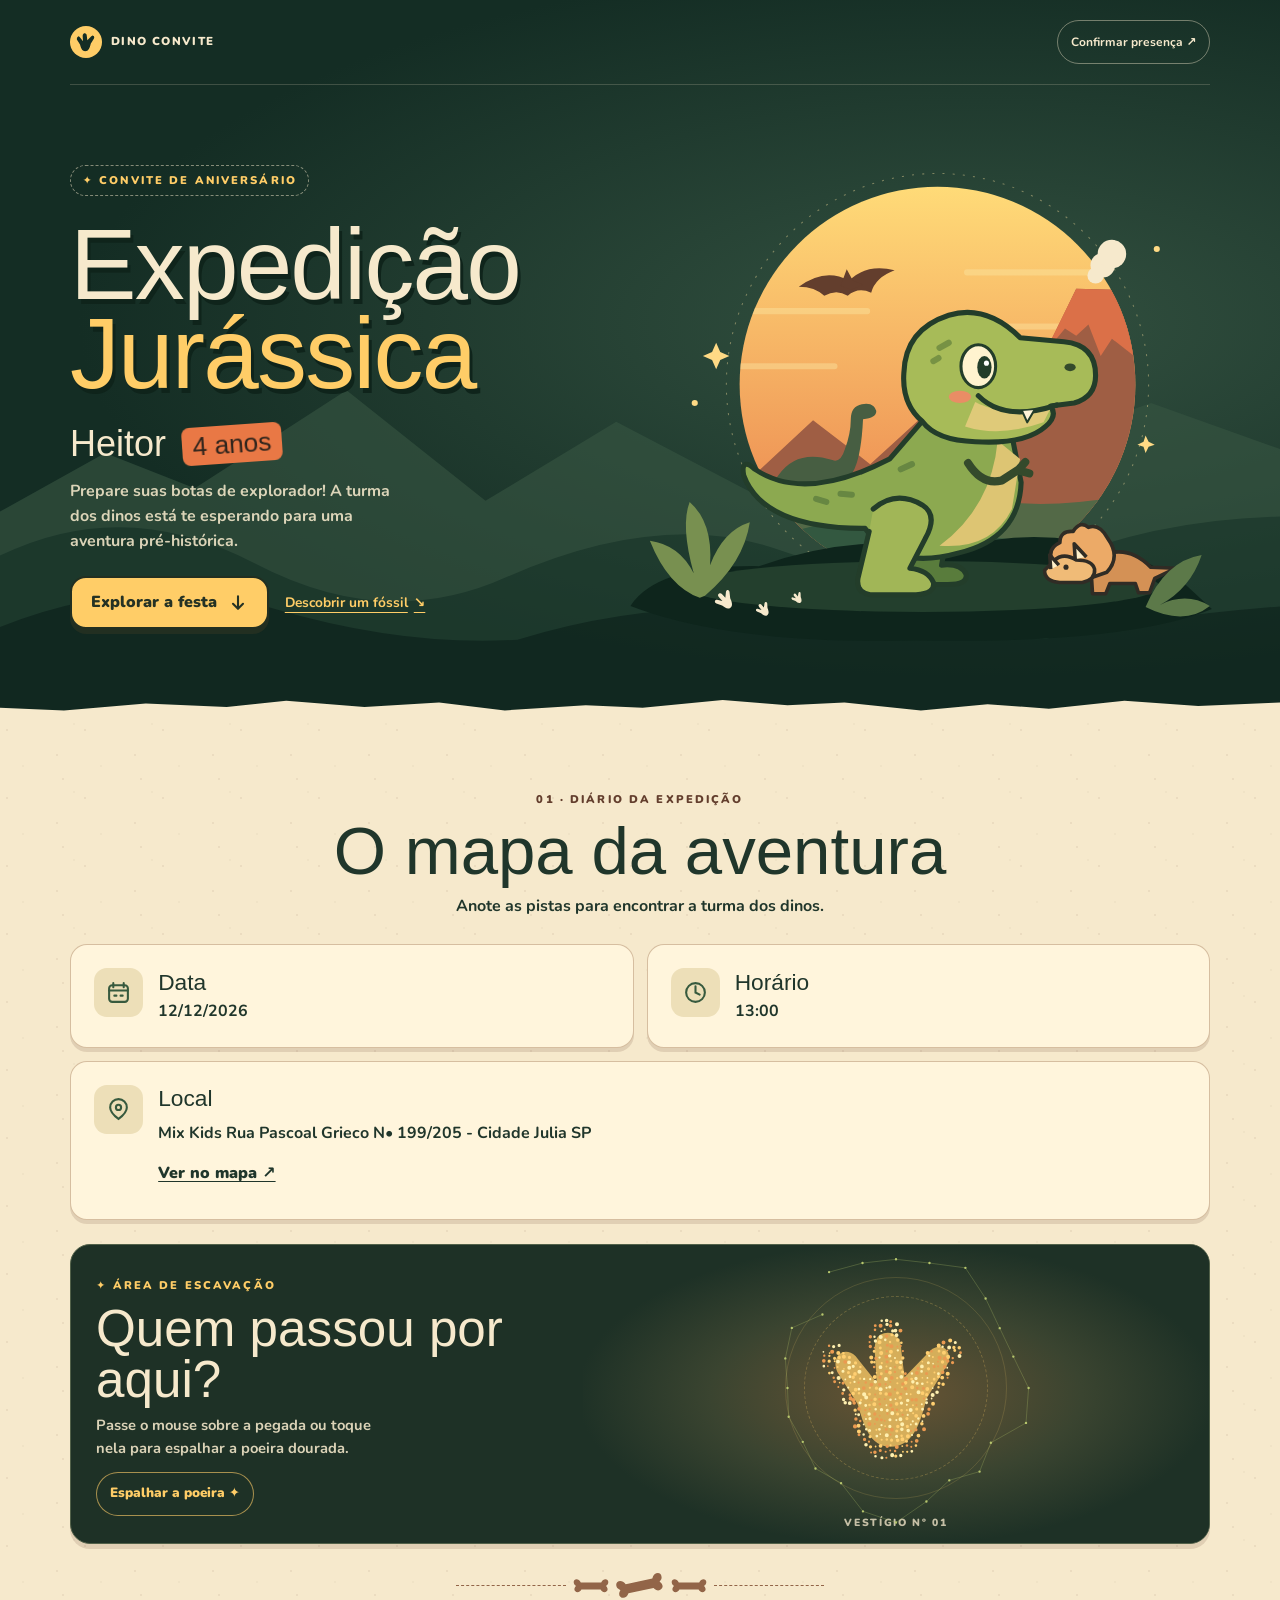
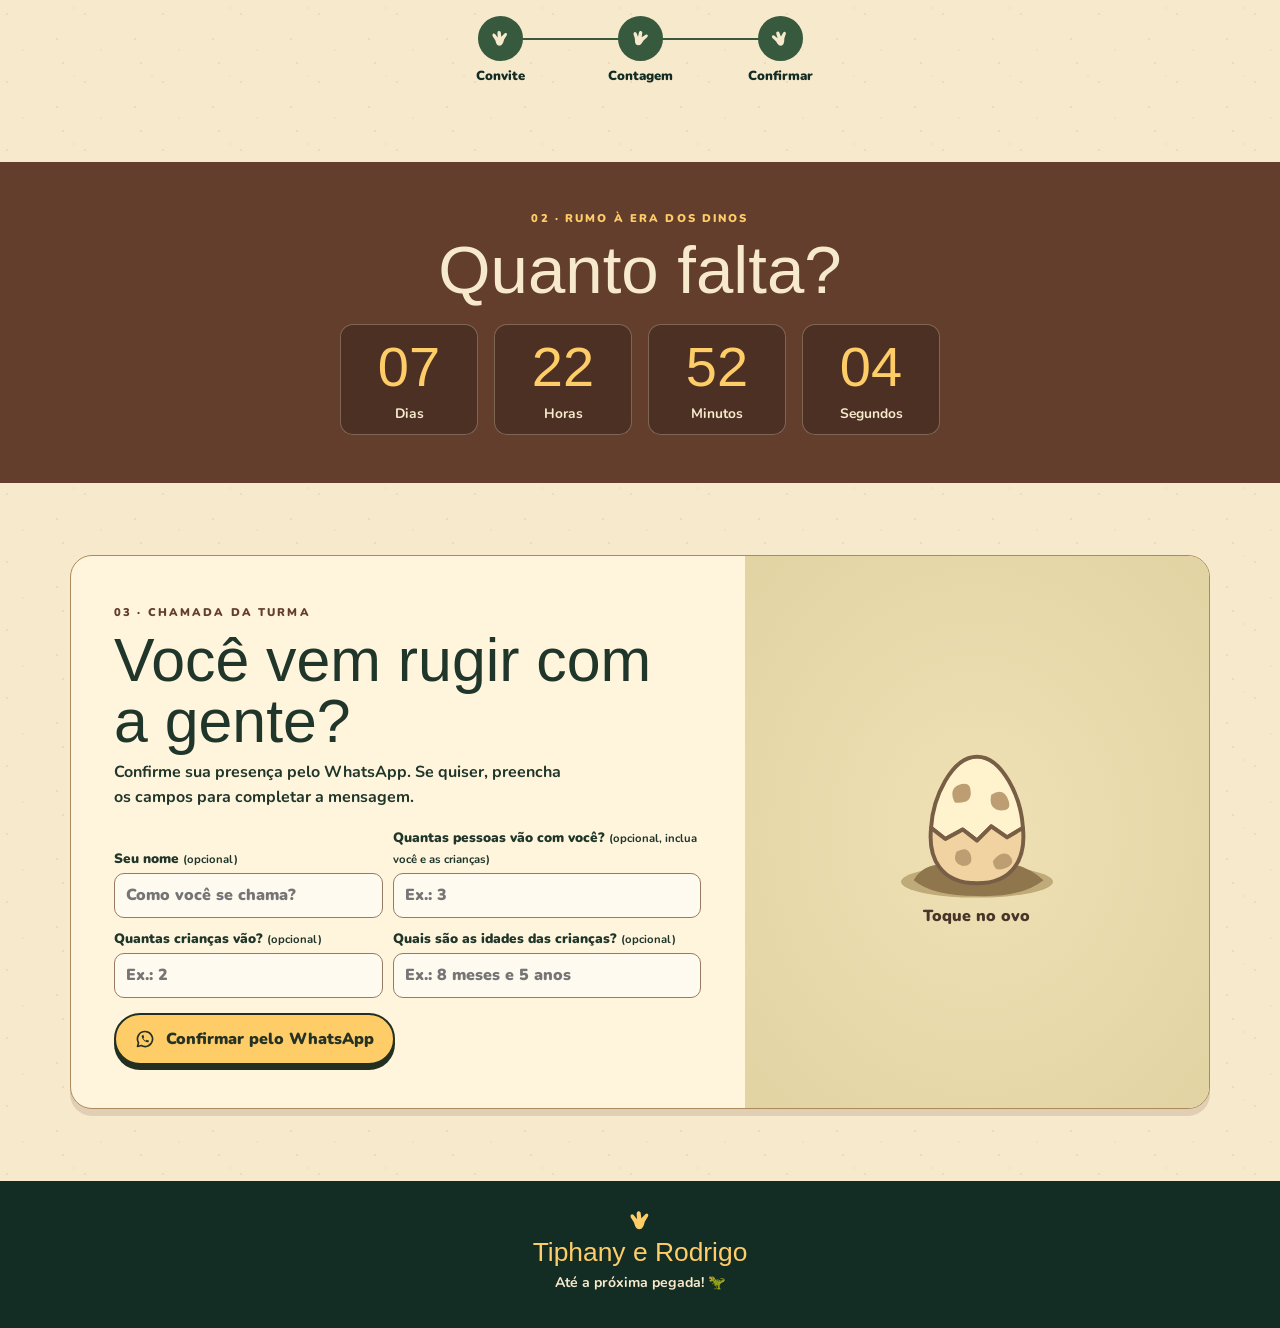
<file: index.html>
<!doctype html>
<html lang="pt-BR">
<head>
  <meta charset="utf-8">
  <meta name="viewport" content="width=device-width, initial-scale=1">
  <meta name="theme-color" content="#142d24">
  <meta name="description" content="Uma expedição jurássica para celebrar um aniversário cheio de aventuras.">
  <title>Expedição Jurássica • Convite de aniversário</title>

  <link rel="preconnect" href="https://fonts.googleapis.com">
  <link rel="preconnect" href="https://fonts.gstatic.com" crossorigin>
  <link href="https://fonts.googleapis.com/css2?family=Chewy&family=Nunito:wght@400;600;700;800;900&display=swap" rel="stylesheet">
  <link rel="stylesheet" href="./style.css">
  <script src="./script.js" defer></script>
</head>
<body>
  <!-- Símbolos SVG locais para ícones, pegadas e fósseis -->
  <svg width="0" height="0" aria-hidden="true" class="simbolos-svg">
    <defs>
      <symbol id="pata" viewBox="0 0 24 24"><path fill="currentColor" d="M9 2c2-1 4 0 4 3l.6 5 4.8-5c2.4-2 4.6.5 3 3l-3.7 6C16.5 19 15 23 11 23s-5-4-6.2-8L1 9c-1.3-3 1.3-5 3.4-3l4 5L8 5c0-1.5.3-2.5 1-3Z"/></symbol>
      <symbol id="osso" viewBox="0 0 60 26"><path fill="currentColor" d="M13 7C9-2-2 1 2 10l3 3C-3 21 9 28 14 19h32c5 9 17 2 9-6l3-3c4-9-7-12-11-3Z"/></symbol>
      <symbol id="seta" viewBox="0 0 24 24"><path d="M12 4v15m-6-6 6 6 6-6" fill="none" stroke="currentColor" stroke-width="2.5" stroke-linecap="round" stroke-linejoin="round"/></symbol>
      <symbol id="calendario" viewBox="0 0 24 24"><g fill="none" stroke="currentColor" stroke-width="2" stroke-linecap="round"><rect x="3" y="5" width="18" height="16" rx="3"/><path d="M7 3v4m10-4v4M3 10h18m-13 5h2m4 0h2"/></g></symbol>
      <symbol id="hora" viewBox="0 0 24 24"><g fill="none" stroke="currentColor" stroke-width="2" stroke-linecap="round"><circle cx="12" cy="12" r="9"/><path d="M12 6v6l4 2"/></g></symbol>
      <symbol id="pin" viewBox="0 0 24 24"><g fill="none" stroke="currentColor" stroke-width="2"><path d="M20 10c0 5-8 11-8 11S4 15 4 10a8 8 0 0 1 16 0Z"/><circle cx="12" cy="10" r="2.5"/></g></symbol>
      <symbol id="chat" viewBox="0 0 24 24"><path d="M12 3a9 9 0 0 0-7.8 13.5L3 21l4.6-1.2A9 9 0 1 0 12 3Z" fill="none" stroke="currentColor" stroke-width="2" stroke-linejoin="round"/><path d="M8 8c0 4 4 8 8 8l1-2-3-1-1 1c-1.5-.6-2.4-1.5-3-3l1-1-1-3Z" fill="currentColor"/></symbol>
    </defs>
  </svg>

  <header class="capa" id="inicio">
    <svg class="paisagem" viewBox="0 0 1400 500" preserveAspectRatio="none" aria-hidden="true">
      <path d="M0 288 115 228l98 36 166-100 152 113 143-81 151 74 129-138 162 92 143-47 141 47v277H0Z" fill="#365441"/>
      <path d="M0 333q136-62 279 8t275 14q172-71 301-27t291 14q116-46 254-49v207H0Z" fill="#213e30"/>
      <path d="M0 406q157-58 299-19t267 32q166-47 311-24t267 23q110-22 256-33v115H0Z" fill="#10261e"/>
    </svg>
    <nav class="topo wrap" aria-label="Navegação do convite">
      <a class="marca" href="#inicio"><svg class="icone" aria-hidden="true"><use href="#pata"/></svg> DINO CONVITE</a>
      <a class="atalho" href="#confirmacao">Confirmar presença ↗</a>
    </nav>
    <div class="hero wrap">
      <div class="chamada">
        <span class="selo rotulo">✦ Convite de aniversário</span>
        <h1>Expedição <span>Jurássica</span></h1>
        <div class="aniversario"><span data-festa="nome">[NOME]</span> <span class="idade"><span data-festa="idade">[IDADE]</span> anos</span></div>
        <p>Prepare suas botas de explorador! A turma dos dinos está te esperando para uma aventura pré-histórica.</p>
        <div class="chamada-acoes">
          <a class="botao" href="#detalhes">Explorar a festa <svg class="icone" aria-hidden="true"><use href="#seta"/></svg></a>
          <a class="atalho-fossil" href="#escavacao">Descobrir um fóssil <span aria-hidden="true">↘</span></a>
        </div>
      </div>

      <div class="arte">
        <svg viewBox="0 0 610 500" role="img" aria-labelledby="titulo-cena">
          <title id="titulo-cena">Tiranossauro sorridente na selva, com um vulcão, um pterodáctilo, um brontossauro e um tricerátopo</title>
          <defs>
            <linearGradient id="por-do-sol" x2="0" y2="1" gradientUnits="objectBoundingBox">
              <stop stop-color="#ffdb78"/><stop offset="1" stop-color="#e97c4a"/>
            </linearGradient>
            <clipPath id="disco"><circle cx="325" cy="230" r="194"/></clipPath>
            <clipPath id="montagem-selva">
              <rect class="faixa-selva" x="-120" y="-100" width="850" height="210"/>
              <rect class="faixa-selva" x="-120" y="109" width="850" height="102"/>
              <rect class="faixa-selva" x="-120" y="210" width="850" height="102"/>
              <rect class="faixa-selva" x="-120" y="311" width="850" height="102"/>
              <rect class="faixa-selva" x="-120" y="412" width="850" height="210"/>
            </clipPath>
          </defs>
          <g clip-path="url(#montagem-selva)">
          <g class="cena-fundo">
            <circle cx="325" cy="230" r="207" fill="none" stroke="#ecd597" stroke-opacity=".45" stroke-dasharray="2 8"/>
            <circle cx="325" cy="230" r="194" fill="url(#por-do-sol)"/>
            <g clip-path="url(#disco)">
              <path d="M120 158h136m89 15h170m-397 39h106m130-92h181" stroke="#fbe4a1" stroke-width="6" stroke-linecap="round" opacity=".45"/>
              <path d="M116 346 203 265l56 43 100-91 49 28 53-109 38 1 87 197v95H116Z" fill="#9f5e44"/>
              <path d="m430 199 31-63 38 1 34 77-37-29-11 17-12-31-12 11-11-7Z" fill="#db7048"/>
              <path d="M120 380q98-72 208-45t223-7v116H120Z" fill="#536947"/>
              <path d="M144 340q17-7 25-21 18-26 53-15 8 3 12-10 6-16 6-30 0-14 13-15 10-1 12 7 0 7-13 8-2 42-12 55-4 6-12 9l1 19h-8l-5-16-19 2-4 15h-8v-17q-23 17-41 9Z" fill="#475e42"/>
              <path d="M110 409q100-66 221-38t214-9v81H110Z" fill="#335840"/>
            </g>
            <g class="fumaca" fill="#f6e9cc"><circle cx="480" cy="123" r="8"/><circle cx="487" cy="113" r="12"/><circle cx="496" cy="102" r="14"/></g>
            <g class="voador" fill="#633e2d">
              <path d="M189 134q26-19 49-6 18-17 45-10-19 7-23 22-13-6-23 3-11-7-23 0-9-9-25-9Z"/>
              <path d="m230 133 6-16 6 11 10 4-12 5Z"/>
            </g>
          </g>
          <path d="M24 447q26-40 126-39 96-34 188-17 126-35 230 35l26 24q-81 34-290 31Q123 485 24 447Z" fill="#0e251c"/>
          <ellipse cx="311" cy="428" rx="232" ry="25" fill="#233f2d"/>
          <g fill="#708954" class="pegadas">
            <use href="#pata" x="107" y="431" width="20" height="20" transform="rotate(-38 117 441)"/>
            <use href="#pata" x="147" y="443" width="15" height="15" transform="rotate(-35 154 450)"/>
            <use href="#pata" x="182" y="433" width="12" height="12" transform="rotate(-34 188 439)"/>
          </g>
          <!-- T-Rex desenhado em camadas, com cabeça articulada -->
          <g stroke="#233d2a" stroke-width="5" stroke-linecap="round" stroke-linejoin="round">
            <path d="M284 360q35-13 51 14l-6 33q19-2 24 9 2 10-18 10h-37q-14-3-11-17l6-22Z" fill="#597c3c"/>
            <path d="M278 303q-83 43-132 10-14-12-11 6 19 52 119 52 28 42 92 24 59-14 61-69l-17-87-61 5Z" fill="#8ca950"/>
            <path d="M384 285q-6 65-57 103 51 4 71-36l8-49Z" fill="#ddc573" stroke="none"/>
            <path d="M262 352q22-19 48-4 16 10 3 33l-15 29q18 2 23 14 2 11-17 12h-45q-14-2-12-16l11-46" fill="#a1b657"/>
            <path d="M355 307q14 22 33 17l17-11m-1 1 11 3m-11-3 7-8" fill="none" stroke="#344a2c" stroke-width="8"/>
            <g class="cabeca">
              <path d="M310 266q-20-17-18-47 1-43 44-57 37-11 70 22l43 4q31 3 31 33 0 21-21 27l-23 3q7 10-5 20-20 18-69 15-38-1-52-20Z" fill="#a7bb58"/>
              <path d="M352 271q34 11 77-4l8-16q-48 11-75-4" fill="#dfca79" stroke="none"/>
              <path d="M365 241q26 26 77 9" fill="none"/>
              <path d="m408 256 5 11 7-12" fill="#fff4d7" stroke-width="2"/>
              <ellipse cx="365" cy="212" rx="17" ry="21" fill="#fff3cf" stroke-width="3"/>
              <ellipse cx="371" cy="213" rx="7" ry="11" fill="#233d2a" stroke="none"/>
              <circle cx="373" cy="209" r="2.5" fill="white" stroke="none"/>
              <ellipse cx="455" cy="213" rx="5.5" ry="3.8" fill="#344a2c" stroke="none"/>
              <ellipse cx="347" cy="242" rx="11" ry="6" fill="#e98d65" stroke="none"/>
              <path d="M327 194l9-5m-15 18 5-3" stroke="#779244" stroke-width="6"/>
            </g>
            <path d="m230 337 11 1m-35 4 10 3m73-32 11-5" stroke="#678742" stroke-width="6"/>
          </g>
          <!-- Tricerátopo pequeno em primeiro plano -->
          <g stroke="#302c25" stroke-width="3.5" stroke-linejoin="round">
            <path d="M467 409q38-30 67 0l25 1-21 10-5 14h-11l-3-9h-25l-4 10h-13l-1-16Z" fill="#d49155"/>
            <path d="M491 414q14-15 1-33-8-15-19-11-8-7-15 4-13-1-13 11-12 5-8 17 5 21 28 21Z" fill="#ecaa67"/>
            <path d="M461 402q-13-8-22 1l-9 9q0 11 15 12h22q13-3 12-13-2-9-18-9Z" fill="#f0bb77"/>
            <path d="m460 401-1-15 12 13m-27 8-9-10 1 14" fill="#fff0ca"/>
            <circle cx="451" cy="409" r="2.5" fill="#302c25" stroke="none"/>
          </g>
          <g class="folha" stroke-linejoin="round">
            <path d="M92 439q-31-11-49-56 29 4 43 32-13-47-4-70 23 20 20 62 13-34 39-42-6 40-44 72Z" fill="#789050"/>
            <path d="M529 448q19-45 55-51-11 33-41 49 26-13 49 1-25 20-63 1Z" fill="#5c7949"/>
          </g>
          <g fill="#ffda85"><path d="m108 189 4 9 9 4-9 4-4 9-4-9-9-4 9-4Z"/><path d="m529 280 3 6 6 3-6 2-3 6-2-6-6-2 6-3Z"/><circle cx="87" cy="248" r="3"/><circle cx="540" cy="97" r="3"/></g>
          </g>
        </svg>
      </div>
    </div>
    <svg class="solo" viewBox="0 0 1440 32" preserveAspectRatio="none" aria-hidden="true"><path fill="#f6e9cc" d="M0 18 72 21 164 13 255 17 322 10 410 17 494 12 568 21 659 15 723 18 813 9 886 15 950 12 1036 21 1111 14 1180 19 1265 10 1348 16 1440 12V32H0Z"/></svg>
  </header>

  <main>
    <section class="festa textura" id="detalhes" aria-labelledby="titulo-detalhes">
      <div class="wrap">
        <div class="secao-titulo revelar">
          <span class="rotulo">01 · Diário da expedição</span>
          <h2 id="titulo-detalhes">O mapa da aventura</h2>
          <p>Anote as pistas para encontrar a turma dos dinos.</p>
        </div>
        <div class="grade revelar">
          <article class="cartao">
            <div class="emblema"><svg class="icone" aria-hidden="true"><use href="#calendario"/></svg></div>
            <div><h3>Data</h3><p data-festa="data">[DIA/MÊS/ANO]</p></div>
          </article>
          <article class="cartao">
            <div class="emblema"><svg class="icone" aria-hidden="true"><use href="#hora"/></svg></div>
            <div><h3>Horário</h3><p data-festa="horario">[HORÁRIO]</p></div>
          </article>
          <article class="cartao cartao-local">
            <div class="emblema"><svg class="icone" aria-hidden="true"><use href="#pin"/></svg></div>
            <h3>Local</h3>
            <p data-festa="local">[NOME DO LOCAL + ENDEREÇO COMPLETO]</p>
            <a id="mapa" class="mapa" target="_blank" rel="noopener noreferrer" hidden>Ver no mapa ↗</a>
          </article>
        </div>
        <section class="escavacao" id="escavacao" aria-labelledby="titulo-escavacao">
          <div class="escavacao-texto">
            <span class="rotulo">✦ Área de escavação</span>
            <h3 id="titulo-escavacao">Quem passou por aqui?</h3>
            <p id="dica-escavacao">Uma pegada de dinossauro ficou marcada na rocha.</p>
            <button class="escavacao-botao" id="espalhar-poeira" type="button" hidden>
              Espalhar a poeira <span aria-hidden="true">✦</span>
            </button>
          </div>
          <div class="escavacao-palco" aria-hidden="true">
            <svg class="pegada-estatica" id="pegada-estatica" viewBox="0 0 24 24"><use href="#pata"/></svg>
            <canvas id="poeira-fossil" hidden></canvas>
            <span class="escavacao-legenda">VESTÍGIO Nº 01</span>
          </div>
        </section>
        <div class="fosseis" aria-hidden="true">
          <svg><use href="#osso"/></svg>
          <svg><use href="#osso"/></svg>
          <svg><use href="#osso"/></svg>
        </div>
        <nav class="trilha" aria-label="Trilha da expedição">
          <a href="#inicio"><span><svg class="icone" aria-hidden="true"><use href="#pata"/></svg></span>Convite</a>
          <a href="#contagem"><span><svg class="icone" aria-hidden="true"><use href="#pata"/></svg></span>Contagem</a>
          <a href="#confirmacao"><span><svg class="icone" aria-hidden="true"><use href="#pata"/></svg></span>Confirmar</a>
        </nav>
      </div>
    </section>

    <section class="contagem" id="contagem" aria-labelledby="titulo-contagem">
      <div class="wrap revelar">
        <div class="secao-titulo">
          <span class="rotulo">02 · Rumo à era dos dinos</span>
          <h2 id="titulo-contagem">Quanto falta?</h2>
        </div>
        <div class="relogio" role="timer" aria-live="off">
          <div class="tempo"><b id="dias">–</b><small>Dias</small></div>
          <div class="tempo"><b id="horas">–</b><small>Horas</small></div>
          <div class="tempo"><b id="minutos">–</b><small>Minutos</small></div>
          <div class="tempo"><b id="segundos">–</b><small>Segundos</small></div>
        </div>
        <p id="estado-relogio" role="status">A contagem começa quando a data e o horário estiverem definidos.</p>
      </div>
    </section>

    <section class="nota textura" id="nota" aria-labelledby="titulo-nota" hidden>
      <div class="wrap">
        <h2 id="titulo-nota">Recado dos exploradores</h2>
        <p data-festa="observacoes"></p>
      </div>
    </section>

    <section class="resposta textura" id="confirmacao" aria-labelledby="titulo-confirmacao">
      <div class="wrap convite revelar">
        <div class="formulario">
          <span class="rotulo">03 · Chamada da turma</span>
          <h2 id="titulo-confirmacao">Você vem rugir com a gente?</h2>
          <p>Confirme sua presença pelo WhatsApp. Se quiser, preencha os campos para completar a mensagem.</p>
          <form id="rsvp">
            <div class="campos">
              <label>Seu nome <small>(opcional)</small><input id="convidado" type="text" autocomplete="name" maxlength="80" placeholder="Como você se chama?"></label>
              <label>Quantas pessoas vão com você? <small>(opcional, inclua você e as crianças)</small><input id="pessoas" type="number" min="1" max="999" step="1" inputmode="numeric" placeholder="Ex.: 3"></label>
              <label>Quantas crianças vão? <small>(opcional)</small><input id="criancas" type="number" min="0" max="999" step="1" inputmode="numeric" placeholder="Ex.: 2"></label>
              <label>Quais são as idades das crianças? <small>(opcional)</small><input id="idades-criancas" type="text" maxlength="200" placeholder="Ex.: 8 meses e 5 anos"></label>
            </div>
            <button class="botao confirmar" type="submit">
              <svg class="icone" aria-hidden="true"><use href="#chat"/></svg> Confirmar pelo WhatsApp
            </button>
            <p id="retorno" role="status"></p>
          </form>
        </div>
        <div class="ninho">
          <button class="ovo" type="button" aria-expanded="false" aria-controls="filhote">
            <svg viewBox="0 0 120 106" aria-hidden="true">
              <ellipse cx="60" cy="92" rx="48" ry="10" fill="#bfaa79"/>
              <path d="M20 91q8-15 36-8 27-9 46 8-14 11-42 10-28 0-40-10Z" fill="#90764d"/>
              <g id="filhote" class="filhote" stroke="#344a32" stroke-width="2.5">
                <path d="M41 67q-13-13-5-29 7-13 24-13 17 0 23 15 16-1 19 10 3 14-20 16-9 16-23 16Z" fill="#98af55"/>
                <circle cx="65" cy="46" r="8" fill="#fff3cf"/>
                <circle cx="67" cy="47" r="3" fill="#344a32" stroke="none"/>
                <path d="M79 57q6 4 14 0" fill="none" stroke-linecap="round"/>
              </g>
              <path class="casca-cima" d="M31 58C32 39 44 13 60 13s28 26 29 45l-10 6-10-7-9 9-9-7-11 6Z" fill="#fff3ce" stroke="#795e46" stroke-width="2.5" stroke-linejoin="round"/>
              <path class="casca-cima" d="M46 42q-4-8 2-11 8-3 8 4 1 8-10 7Zm23-5q8-5 11 4 2 6-5 6-8-1-6-10Z" fill="#bd9e72"/>
              <path d="m31 58 9 7 11-6 9 7 9-9 10 7 10-6c2 19-6 35-29 35S29 77 31 58Z" fill="#f0d3a0" stroke="#795e46" stroke-width="2.5" stroke-linejoin="round"/>
              <path d="M47 73q7-4 9 2 2 7-5 7-7-2-4-9Zm23 6q5-7 10-4 5 5-1 8-8 4-9-4Z" fill="#bd9e72"/>
            </svg>
            <span id="ovo-texto">Toque no ovo</span>
          </button>
        </div>
      </div>
    </section>
  </main>

  <footer>
    <div class="wrap">
      <svg class="icone" aria-hidden="true"><use href="#pata"/></svg>
      <strong data-festa="pais">[NOMES]</strong>
      <p>Até a próxima pegada! 🦖</p>
    </div>
  </footer>
  <div class="festa-confete" aria-hidden="true"></div>

</body>
</html>
</file>
<file: style.css>
/* Cores, tipografia e controles compartilhados */
:root {
  --floresta: #142d24; --folha: #375a3e; --terra: #633e2d;
  --lava: #e97845; --areia: #f6e9cc; --sol: #ffcd67; --tinta: #20362b;
  --titulo: 'Chewy', 'Arial Rounded MT Bold', 'Trebuchet MS', sans-serif;
  --largura: 1140px;
}
*, *::before, *::after { box-sizing: border-box; }
html { scroll-behavior: smooth; }
body { margin: 0; background: var(--floresta); color: var(--tinta); font: 700 1rem/1.55 'Nunito', system-ui, sans-serif; }
h1, h2, h3, p { margin: 0; }
h1, h2, h3 { font-family: var(--titulo); font-weight: 400; line-height: 1; }
a { color: inherit; }
button, input { font: inherit; }
button, a[href] { -webkit-tap-highlight-color: transparent; }
:focus-visible { outline: 3px solid #b54e25; outline-offset: 5px; }
[hidden] { display: none !important; }
section[id] { scroll-margin-top: 16px; }
.wrap { width: min(calc(100% - 36px), var(--largura)); margin-inline: auto; }
.simbolos-svg { position: absolute; }
.icone { width: 1.25em; height: 1.25em; flex: none; vertical-align: middle; }
.rotulo { font-size: .7rem; font-weight: 900; letter-spacing: .19em; text-transform: uppercase; }
.botao {
  display: inline-flex; justify-content: center; align-items: center; gap: .65rem; min-height: 52px;
  border: 2px solid #222f21; border-radius: 16px; padding: .75rem 1.2rem;
  background: var(--sol); color: #253224; box-shadow: 0 5px 0 #222f21;
  text-decoration: none; font-weight: 900; cursor: pointer;
  transition: background .2s, box-shadow .2s;
}
.botao:active { transform: translateY(4px); box-shadow: 0 1px 0 #222f21; }
.botao:disabled { cursor: wait; opacity: .85; }
@media (hover: hover) and (pointer: fine) {
  .capa, .festa, .contagem, .resposta, footer {
    cursor: url("data:image/svg+xml,%3Csvg xmlns='http://www.w3.org/2000/svg' width='25' height='26' viewBox='0 0 25 26'%3E%3Cpath d='M10 2q3-2 4 1l1 7 4-4q4-2 4 2l-4 7q-2 9-7 9t-7-8L1 9q0-4 4-2l4 4z' fill='%23ffcd67' stroke='%23142d24' stroke-width='2'/%3E%3C/svg%3E") 12 4, auto;
  }
  .botao:hover { background: #ffdc8c; animation: mola .44s both; }
  .cartao:hover { transform: translateY(-4px); }
  .cartao:hover::before { opacity: 1; }
  .ovo:hover svg { animation: sacudir .55s both; }
}
@keyframes mola { 40% { transform: translateY(-4px) scale(1.04,.96); } 70% { transform: scale(.98,1.03); } }

/* Capa, camadas da paisagem e personagens */
.capa { isolation: isolate; position: relative; overflow: hidden; color: var(--areia); background: radial-gradient(ellipse at 76% 45%, #335140, var(--floresta) 65%); }
.topo { display: flex; align-items: center; justify-content: space-between; gap: 1rem; padding-block: 20px; border-bottom: 1px solid #f6e9cc30; position: relative; z-index: 2; }
.marca { display: inline-flex; align-items: center; gap: 9px; text-decoration: none; font-size: .72rem; font-weight: 900; letter-spacing: .12em; }
.marca .icone { width: 32px; height: 32px; padding: 6px; border-radius: 50%; background: var(--sol); color: var(--floresta); }
.atalho { display: inline-flex; align-items: center; min-height: 44px; padding: .48rem .8rem; border: 1px solid #f6e9cc6b; border-radius: 50px; text-decoration: none; font-size: .75rem; white-space: nowrap; }
.atalho:hover { background: var(--areia); color: var(--floresta); }
.hero { position: relative; display: grid; align-items: center; padding-top: 42px; padding-bottom: 32px; }
.chamada { position: relative; z-index: 1; }
.selo { display: inline-flex; align-items: center; gap: 8px; padding: .37rem .72rem; border: 1px dashed #f6e9cc80; border-radius: 50px; color: var(--sol); }
h1 { font-size: clamp(3.25rem, 12vw, 6.65rem); line-height: .89; letter-spacing: -.018em; margin: .25em 0 .22em; text-shadow: 3px 5px #0f241b; }
h1 span { display: block; color: var(--sol); }
.aniversario { font: 400 clamp(1.5rem, 4vw, 2.25rem)/1.25 var(--titulo); overflow-wrap: anywhere; }
.idade { display: inline-block; margin-left: .22em; border-radius: 8px; padding: .1em .4em; background: var(--lava); color: #2f241c; font-size: .73em; transform: rotate(-4deg); vertical-align: .12em; }
.chamada p { max-width: 33ch; margin-block: .85rem 1.4rem; color: #f6e9ccdf; }
.chamada-acoes { display: flex; flex-wrap: wrap; align-items: center; gap: 8px 16px; }
.atalho-fossil { display: inline-flex; align-items: center; gap: 6px; min-height: 44px; color: var(--sol); font-size: .86rem; text-underline-offset: 5px; }
.atalho-fossil:hover { color: var(--areia); }
.atalho-fossil:focus-visible { outline-color: var(--sol); }
.arte { position: relative; align-self: end; margin: 10px -6px -5px; }
.arte > svg { display: block; width: 100%; overflow: visible; }
.solo { position: absolute; inset: auto 0 -1px; width: 100%; height: 28px; z-index: 2; }
.paisagem { position: absolute; z-index: -1; left: 0; bottom: 0; width: 100%; height: 68%; opacity: .65; transform: translateY(var(--fundo-y,0px)); }
.cena-fundo { transform: translateY(var(--cena-y,0px)); }
.chamada { animation: entrada .72s both; }
.arte { animation: entrada .92s .08s both; }
.faixa-selva { --lado: -850px; animation: encaixar-faixa .72s var(--atraso, .12s) cubic-bezier(.18,.72,.24,1) both; }
.faixa-selva:nth-child(even) { --lado: 850px; }
.faixa-selva:nth-child(2) { --atraso: .21s; }
.faixa-selva:nth-child(3) { --atraso: .30s; }
.faixa-selva:nth-child(4) { --atraso: .39s; }
.faixa-selva:nth-child(5) { --atraso: .48s; }
@keyframes encaixar-faixa { from { transform: translateX(var(--lado)); } to { transform: translateX(0); } }
.cabeca { transform-box: fill-box; transform-origin: 22% 88%; animation: balancar 4s ease-in-out infinite; }
.voador { animation: voar 7s ease-in-out infinite alternate; }
.fumaca circle { transform-box: fill-box; transform-origin: center; animation: fuma 4s ease-out infinite; }
.fumaca circle:nth-child(2) { animation-delay: -1.3s; }
.fumaca circle:nth-child(3) { animation-delay: -2.7s; }
.folha { transform-box: fill-box; transform-origin: center bottom; animation: balancar 5.5s ease-in-out infinite; }
.pegadas { animation: pisadas 4s ease-in-out infinite; }
@keyframes entrada { 0% { opacity: 0; transform: translateY(24px); } 65% { opacity: 1; transform: translateY(-5px); } 100% { transform: translateY(0); } }
@keyframes balancar { 0%, 100% { transform: rotate(-2deg); } 50% { transform: rotate(3deg); } }
@keyframes voar { from { transform: translate(-8px, 6px); } to { transform: translate(44px,-13px); } }
@keyframes fuma { 0% { opacity: .7; transform: translateY(5px) scale(.6); } 100% { opacity: 0; transform: translate(14px,-39px) scale(1.6); } }
@keyframes pisadas { 0%, 100% { opacity: .45; } 50% { opacity: .86; } }

/* Seções de papel, solo e fósseis */
.festa { background: var(--areia); padding-block: 58px 44px; }
.textura {
  background-image: url("data:image/svg+xml,%3Csvg xmlns='http://www.w3.org/2000/svg' width='78' height='68'%3E%3Cg fill='%23633e2d' opacity='.10'%3E%3Ccircle cx='7' cy='11' r='1'/%3E%3Ccircle cx='23' cy='47' r='.7'/%3E%3Ccircle cx='57' cy='36' r='1'/%3E%3Ccircle cx='74' cy='5' r='.7'/%3E%3Ccircle cx='63' cy='60' r='1'/%3E%3C/g%3E%3C/svg%3E");
}
.secao-titulo { display: grid; justify-items: center; gap: 9px; text-align: center; margin-bottom: 26px; }
.secao-titulo .rotulo { color: var(--terra); }
.secao-titulo h2 { font-size: clamp(2.45rem, 7vw, 4.2rem); }
.grade { display: grid; gap: 13px; }
.cartao { display: flex; align-items: flex-start; gap: .95rem; border: 1px solid #a9805b78; border-radius: 17px; padding: 18px; background: #fff5dc; box-shadow: 0 4px 0 #633e2d26; transition: transform .25s; }
.cartao { position: relative; isolation: isolate; }
.cartao::before {
  content: ""; position: absolute; inset: 0; z-index: -1; border-radius: inherit; pointer-events: none;
  background: radial-gradient(circle 135px at var(--luz-x, 50%) var(--luz-y, 50%), #ffcd677d, transparent);
  opacity: 0; transition: opacity .25s;
}
.cartao .emblema { display: grid; place-items: center; width: 49px; height: 49px; border-radius: 13px; background: #eddfb8; flex: none; color: var(--folha); }
.cartao .emblema svg { width: 25px; height: 25px; }
.cartao h3 { font-size: 1.42rem; margin-block: .16rem .32rem; }
.cartao p, .nota p { overflow-wrap: anywhere; }
.cartao-local {
  grid-column: 1 / -1; display: grid; grid-template-columns: auto minmax(0, 1fr);
  align-items: center; gap: 6px .95rem;
}
.cartao-local p, .cartao-local .mapa { grid-column: 1 / -1; }
.mapa {
  display: inline-flex; align-items: center; justify-self: start; min-height: 44px;
  font-weight: 900; text-underline-offset: 3px;
}

/* Retrato do diário de campo, com a foto inteira dentro da moldura. */
.foto-expedicao {
  display: grid; grid-template-columns: minmax(0, 1fr) minmax(0, 1.25fr);
  align-items: center; gap: clamp(12px, 4vw, 28px);
  width: min(100%, 520px); margin: clamp(22px, 4vw, 34px) auto;
  padding: clamp(10px, 2vw, 16px);
  border: 1px solid #a9805b8f; border-radius: 18px;
  background: linear-gradient(145deg, #fffaeb, #efe0b8);
  box-shadow: 0 4px 0 #633e2d26;
}
.foto-expedicao img {
  display: block; width: 100%; height: auto; border: 3px solid #fff9e5; border-radius: 12px;
  box-shadow: 0 1px 6px #633e2d43;
}
.foto-expedicao .rotulo { display: block; color: var(--terra); }
.foto-expedicao strong {
  display: block; margin-top: .45rem; color: var(--floresta);
  font: 400 clamp(1.4rem, 5.2vw, 2.75rem)/1.04 var(--titulo);
  overflow-wrap: anywhere;
}

/* Rocha escura e círculos de referência em torno da pegada. */
.escavacao {
  display: grid; align-items: center; margin-top: 24px; overflow: hidden;
  border: 1px solid #526149; border-radius: 20px; background: #1e3126;
  color: var(--areia); box-shadow: 0 5px 0 #633e2d26;
}
.escavacao-texto { position: relative; z-index: 1; padding: 24px 20px 4px; }
.escavacao-texto .rotulo { color: var(--sol); }
.escavacao-texto h3 { margin-block: .4rem .55rem; font-size: clamp(2rem, 5.5vw, 3.2rem); }
.escavacao-texto p { max-width: 34ch; color: #f6e9cce0; font-size: .92rem; }
.escavacao-botao {
  min-height: 44px; margin-top: 12px; padding: .45rem .8rem; border: 1px solid #ffcd679c;
  border-radius: 999px; background: #1e3126; color: var(--sol); font-size: .84rem; font-weight: 900; cursor: pointer;
}
.escavacao-botao:is(:hover, :focus-visible) { background: var(--sol); color: var(--floresta); }
.escavacao-botao:focus-visible { outline-color: var(--sol); }
.escavacao-palco {
  position: relative; min-width: 0; height: clamp(238px, 53vw, 298px);
  background: radial-gradient(ellipse at center, #685434, #3a4430 42%, #1e3126 72%);
}
.escavacao-palco::before, .escavacao-palco::after {
  content: ""; position: absolute; top: 48%; left: 50%; width: min(65%, 184px); aspect-ratio: 1;
  transform: translate(-50%, -50%); border: 1px dashed #ffcd6742; border-radius: 50%; pointer-events: none;
}
.escavacao-palco::after { width: min(80%, 222px); border-style: solid; border-color: #ffcd6727; }
#poeira-fossil { position: absolute; inset: 0; width: 100%; height: 100%; z-index: 1; cursor: crosshair; touch-action: pan-y pinch-zoom; }
.pegada-estatica {
  position: absolute; width: 128px; height: 128px; left: 50%; top: 48%;
  transform: translate(-50%, -50%); color: var(--sol); opacity: .76;
}
.escavacao-legenda {
  position: absolute; bottom: 12px; inset-inline: 0; text-align: center; pointer-events: none;
  color: #f6e9ccc4; font-size: .65rem; letter-spacing: .16em; font-weight: 900;
}
.fosseis { color: #926548; display: flex; justify-content: center; align-items: center; gap: 7px; margin: 30px auto 0; }
.fosseis::before, .fosseis::after { content: ""; width: min(16vw, 110px); border-top: 1px dashed currentColor; }
.fosseis svg { width: 36px; height: 24px; }
.fosseis svg:first-child { --deslocamento: -26px; }
.fosseis svg:last-child { --deslocamento: 26px; }
.fosseis svg:nth-child(2) { width: 48px; transform: rotate(-12deg); }
.fosseis.vai-entrar svg { opacity: 0; transform: translateX(var(--deslocamento, 0)) rotate(30deg); }
.fosseis svg { transition: transform .65s, opacity .65s; }

/* Pegadas conectam os atalhos quando a trilha entra na tela. */
.trilha {
  position: relative; isolation: isolate; display: grid; grid-template-columns: repeat(3, minmax(0, 1fr));
  max-width: 420px; margin: 18px auto 0; text-align: center;
}
.trilha::before, .trilha::after {
  content: ""; position: absolute; top: 22px; inset-inline: calc(100% / 6); z-index: -1; pointer-events: none;
  border-top: 2px dashed #9a7554;
}
.trilha::after {
  border-top: 2px solid var(--folha); transform-origin: left; transition: transform .85s ease-out;
}
.trilha.vai-entrar::after { transform: scaleX(0); }
.trilha a {
  display: grid; justify-items: center; gap: 5px; padding-bottom: 4px; border-radius: 10px;
  color: var(--floresta); font-size: .82rem; font-weight: 900; text-decoration: none;
}
.trilha a span {
  display: grid; place-items: center; width: 45px; height: 45px; border-radius: 50%;
  background: var(--folha); border: 2px solid var(--folha); color: var(--areia);
  transition: background .2s, color .2s, transform .2s;
}
.trilha a:nth-child(2) svg { transform: rotate(16deg); }
.trilha a:nth-child(3) svg { transform: rotate(-14deg); }
.trilha a:is(:hover, :focus-visible, :active) span { background: var(--sol); color: var(--floresta); }
.trilha a:active span { transform: scale(.9); }
.contagem { padding-block: 48px; text-align: center; background: #633e2d; color: var(--areia); }
.contagem .rotulo { color: var(--sol); }
.contagem .secao-titulo { margin-bottom: 20px; }
.relogio { max-width: 600px; margin: auto; display: grid; grid-template-columns: repeat(4,minmax(0,1fr)); gap: clamp(6px, 2vw, 16px); }
.tempo { background: #4d3024; border: 1px solid #f6e9cc49; border-radius: 13px; padding: 11px 2px 9px; }
.tempo b { display: block; position: relative; overflow: hidden; font: 400 clamp(1.75rem, 7vw, 3.5rem)/1.12 var(--titulo); color: var(--sol); }
.tempo b span { display: block; }
.tempo b .numero-anterior { position: absolute; inset: 0; pointer-events: none; }
.tempo small { display: block; font-size: clamp(.62rem, 2vw, .86rem); margin-top: 5px; }
#estado-relogio { margin-top: 15px; }
.nota { padding-block: 26px; text-align: center; background-color: #e8d5ac; }
.nota h2 { font-size: 2rem; margin-bottom: .5rem; }

/* Confirmação e surpresa do ovo */
.resposta { background-color: var(--areia); padding-block: 54px 62px; }
.convite { display: grid; align-items: center; gap: 24px; border: 1px solid #ad8a5c; border-radius: 22px; background: #fff5dc; box-shadow: 0 7px #633e2d26; overflow: hidden; }
.formulario { padding: 26px 17px 0; }
.formulario .rotulo { color: var(--terra); }
.formulario h2 { margin: .4rem 0 .55rem; font-size: clamp(2.5rem, 7vw, 3.8rem); }
.formulario p { max-width: 45ch; }
form { margin-top: 17px; }
.campos { display: grid; gap: 10px; margin-bottom: 15px; }
label { display: block; font-size: .85rem; font-weight: 900; }
label small { font-weight: 700; }
input { display: block; width: 100%; margin-top: 4px; background: #fffaf0; border: 1px solid #987a5f; border-radius: 10px; color: var(--tinta); padding: 9px 11px; min-height: 44px; font-size: 1rem; }
.confirmar { width: 100%; border-radius: 999px; animation: chamar 3.3s ease-in-out infinite; }
.confirmar:disabled { animation: none; }
@keyframes chamar { 0%, 78%, 100% { transform: scale(1); } 87% { transform: scale(1.025); } }
#retorno { margin-top: 13px; font-size: .85rem; color: var(--terra); }
#retorno:empty { display: none; }
.ninho { display: grid; place-items: center; position: relative; align-self: stretch; padding: 14px; min-height: 180px; background: radial-gradient(ellipse at center,#efe1b5,#e2d3a3); }
.ovo { background: none; border: 0; color: #473629; cursor: pointer; font-weight: 900; padding: 4px; }
.ovo svg { display: block; width: 140px; height: 124px; margin: auto; overflow: visible; }
.ovo .filhote { opacity: 0; transform: translateY(18px); transition: opacity .28s, transform .35s; }
.ovo .casca-cima { transition: transform .45s, opacity .3s; transform-origin: 60px 55px; }
.ovo[aria-expanded="true"] .filhote { opacity: 1; transform: translateY(0); }
.ovo[aria-expanded="true"] .casca-cima { transform: translate(28px,-18px) rotate(25deg); opacity: 0; }
@keyframes sacudir { 25%, 75% { transform: rotate(-7deg); } 50% { transform: rotate(7deg); } }
footer { color: var(--areia); text-align: center; padding-block: 29px 34px; }
footer strong { display: block; color: var(--sol); font: 400 1.65rem/1.1 var(--titulo); overflow-wrap: anywhere; }
footer p { margin-top: 5px; font-size: .88rem; }
footer svg { color: var(--sol); margin-bottom: 8px; }
.revelar { transition: transform .6s, opacity .6s; }
.revelar.vai-entrar { opacity: 0; transform: translateY(18px); }
.revelar:focus-within { opacity: 1; transform: none; }
.festa-confete { position: fixed; inset: 0; z-index: 10; pointer-events: none; overflow: hidden; }
.papel { position: absolute; left: var(--x); top: var(--y); width: 8px; height: 12px; border-radius: 2px 7px; background: var(--cor); }

@media (min-width: 640px) {
  .wrap { width: min(calc(100% - 68px), var(--largura)); }
  .hero { grid-template-columns: .94fr 1.06fr; padding-block: 57px 58px; }
  h1 { font-size: clamp(3.35rem, 7.8vw, 6.65rem); }
  .arte { margin: 0 -18px -16px 0; }
  .grade { grid-template-columns: repeat(2, minmax(0, 1fr)); }
  .cartao { flex-direction: column; padding: 19px; }
  .cartao-local .emblema { grid-row: 1 / span 3; align-self: start; }
  .cartao-local p, .cartao-local .mapa { grid-column: 2; }
  .escavacao { grid-template-columns: .9fr 1.1fr; }
  .escavacao-texto { padding: 25px; }
  .convite { grid-template-columns: 1.45fr 1fr; gap: 0; }
  .formulario { padding: 30px 23px; }
}
@media (min-width: 960px) {
  .hero { padding-block: 65px 75px; }
  .festa, .resposta { padding-block: 72px; }
  .cartao { flex-direction: row; padding: 23px; }
  .formulario { padding: 43px; }
  .campos { grid-template-columns: 1fr 1.15fr; align-items: end; }
  .confirmar { width: auto; }
  .ovo svg { width: 190px; height: 168px; }
}
@media (prefers-reduced-motion: reduce) {
  *, *::before, *::after { animation: none !important; transition: none !important; scroll-behavior: auto !important; }
  .revelar.vai-entrar, .fosseis.vai-entrar svg { opacity: 1; transform: none; }
  .trilha.vai-entrar::after, .trilha a:active span { transform: none; }
  .cartao:hover { transform: none; }
  .paisagem, .cena-fundo { transform: none; }
  .festa-confete { display: none; }
}
</file>
